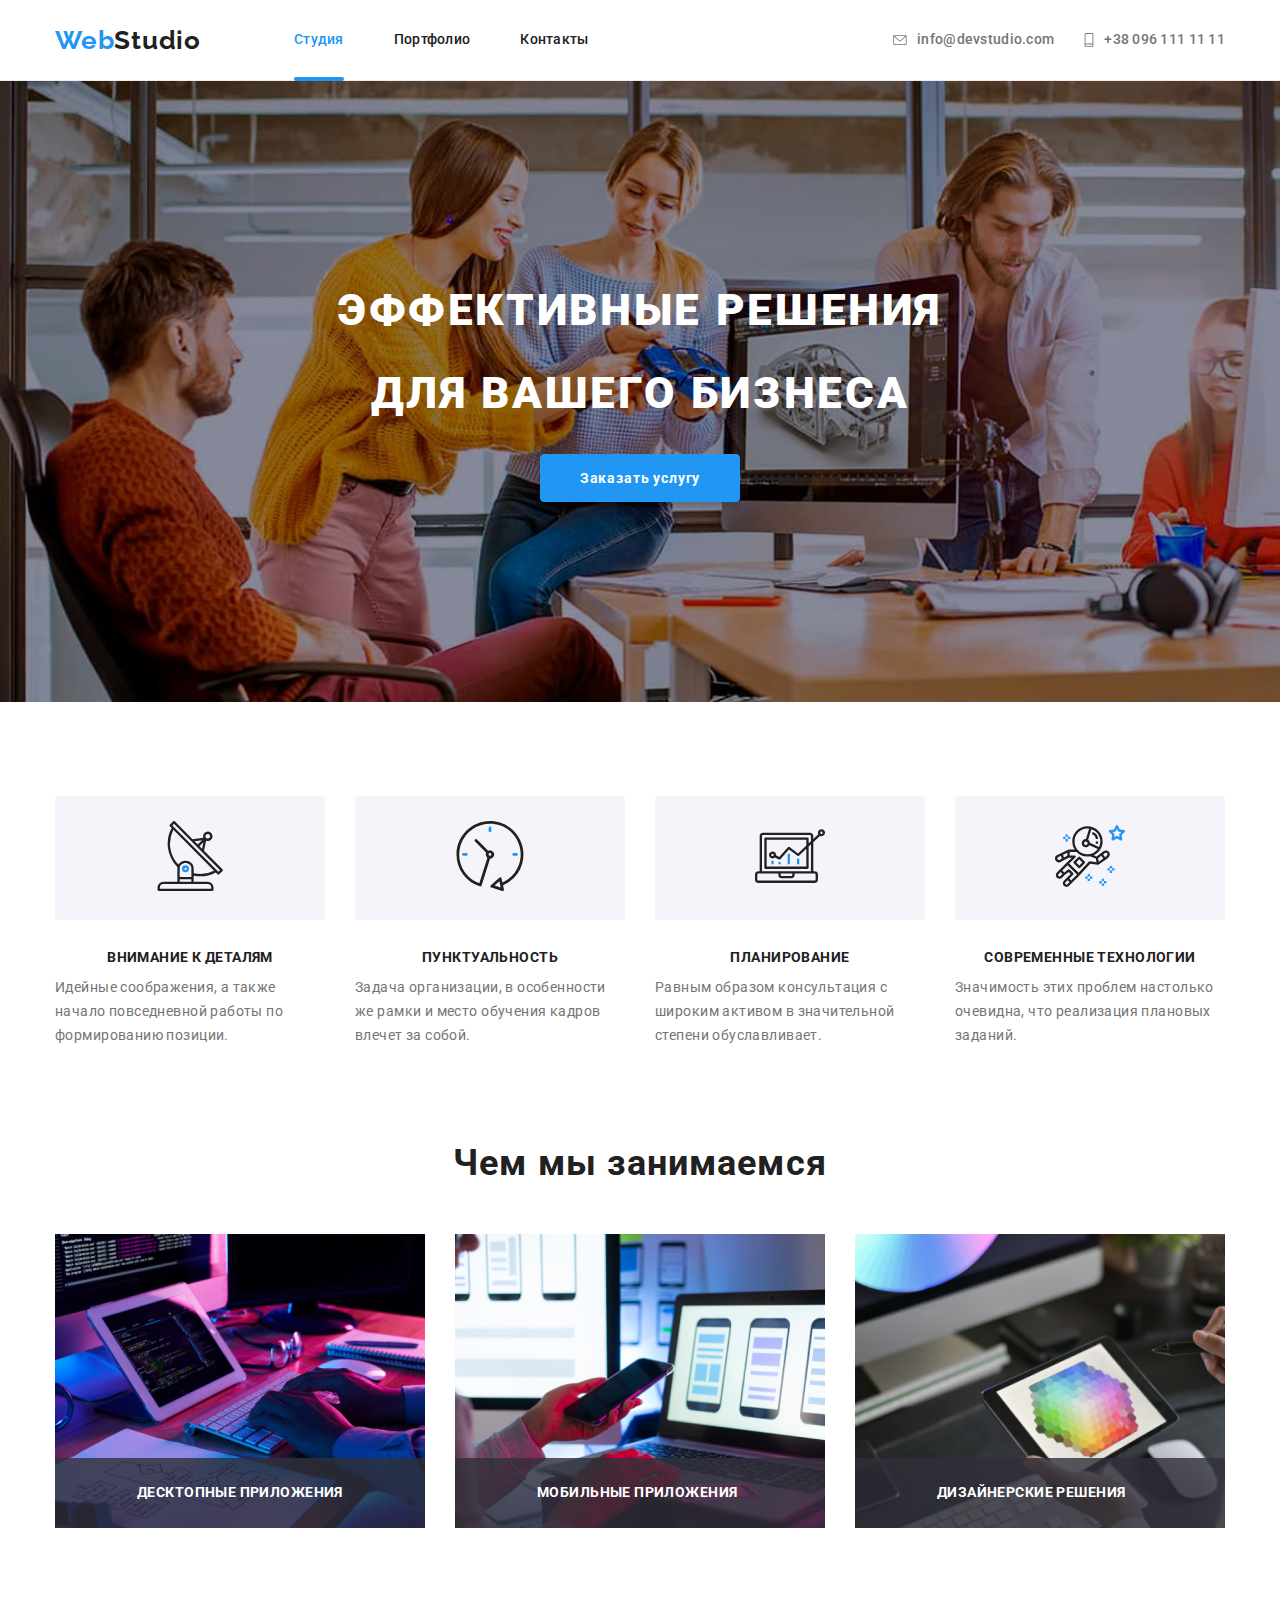
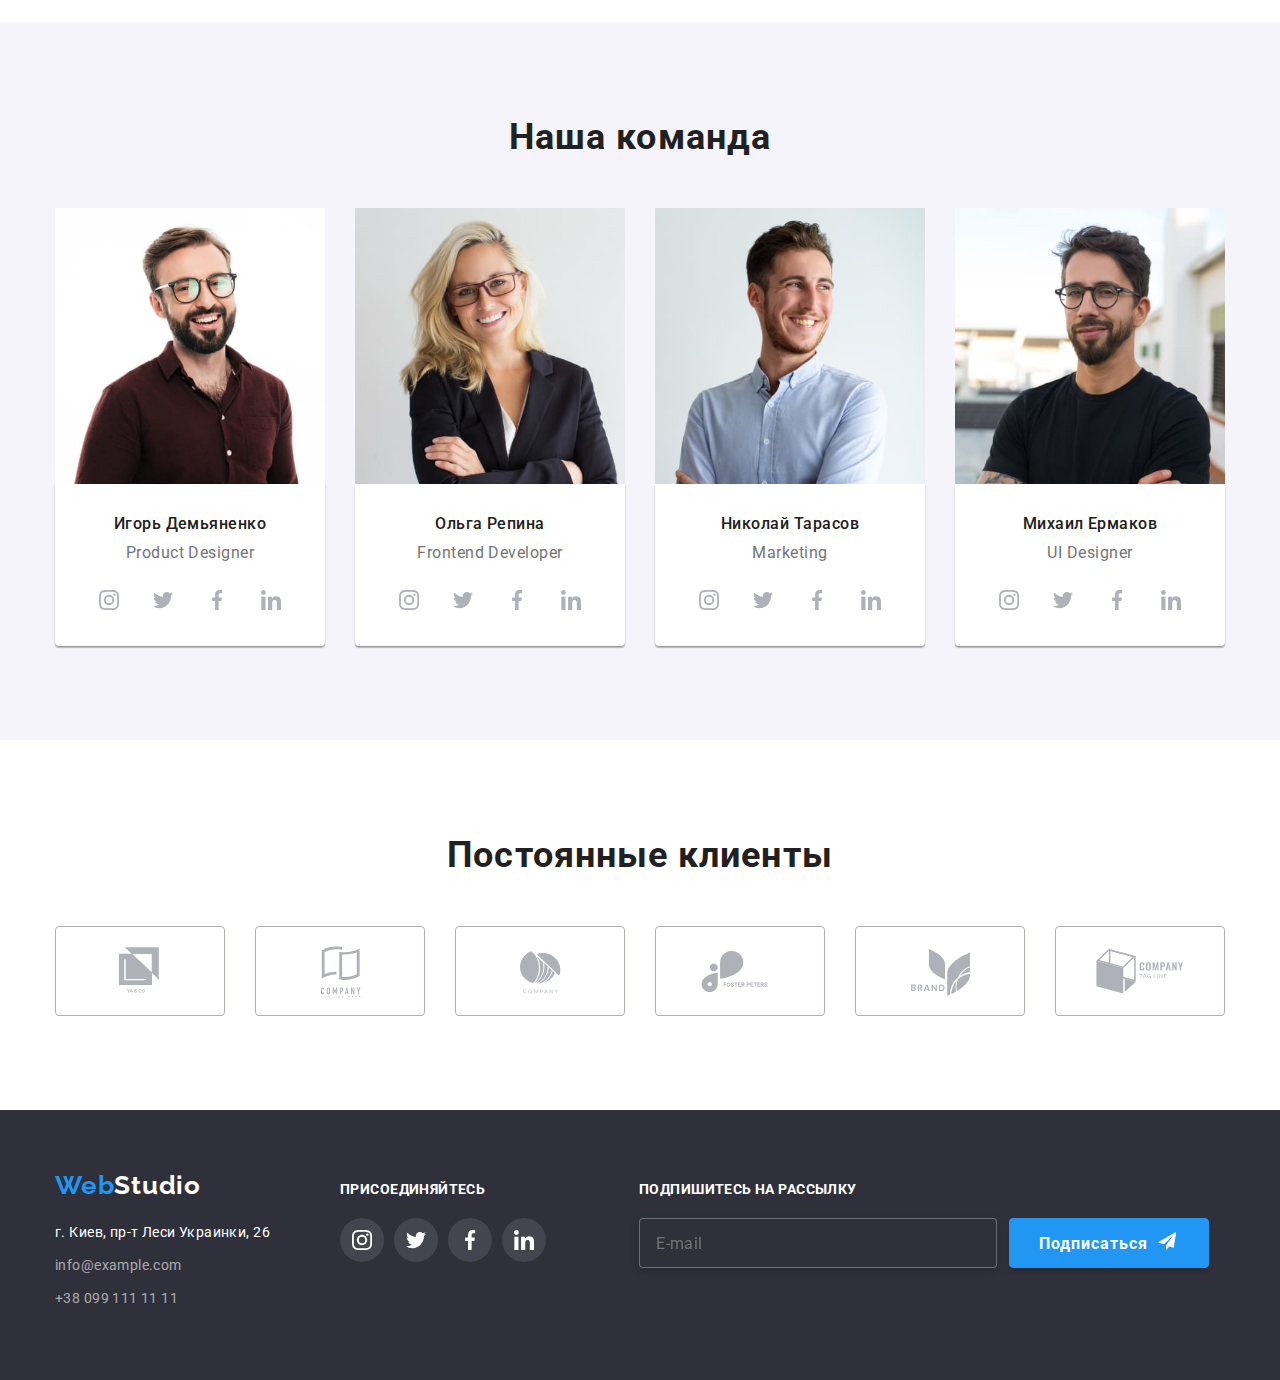
<file: index.html>
<!DOCTYPE html>
<html lang="ru">

<head>
  <meta charset="UTF-8" />
  <meta name="viewport" content="width=device-width, initial-scale=1.0" />
  <meta name="description" content="Веб студия, десктопные приложения, мобильные приложения, дизайнерские решения веб-сайты, маркетинг " />
  <title>Document</title>
  <link href="https://fonts.googleapis.com/css2?family=Raleway:wght@700&family=Roboto:wght@400;500;700;900&display=swap" rel="stylesheet">
  <link rel="stylesheet" href="./css/main.min.css">
</head>

<body>
  <!--header-->
  <header class="header">
    <!-- main-navigation-->
    <div class="container">
      <nav class="main-nav">
        <a class="logo" lang="en" href="./index.html"><span class="logo__accent">Web</span>Studio</a>
        <button type="button" class="menu-button menu-button--open" aria-expanded="false" aria-controls="header-menu" data-menu-button-open>
          <svg width="20" height="20" aria-label="Переключатель мобильного меню">
            <use class="icon-menu" href="./images/sprite/sprite.svg#menu"></use>
          </svg>
        </button>
        <div class="header-menu" id="header-menu" data-menu>
          <button type="button" class="menu-button menu-button--close" aria-expanded="false" aria-controls="header-menu" data-menu-button-close>
            <svg width="20" height="20" aria-label="Переключатель мобильного меню">
              <use class="icon-cross" href="./images/sprite/sprite.svg#cross"></use>
            </svg>
          </button>
          <ul class="site-nav">
            <li class="site-nav__item"><a class="site-nav__link site-nav__link--current" href="#">Студия</a></li>
            <li class="site-nav__item"><a class="site-nav__link" href="./portfolio.html">Портфолио</a></li>
            <li class="site-nav__item js-item--contact"><a class="site-nav__link js-link--contact" href="#contact">Контакты</a></li>
          </ul>
          <ul class="header-info">
            <li class="header-info__item header-info__item--mail"><a class="header-info__link header-info__link--envelope" href="mailto:info@devstudio.com">
                <svg class="header-info__envelope" aria-label="Ссылка на электронную почту">
                  <use href="./images/sprite/sprite.svg#envelope"></use>
                </svg>info@devstudio.com</a></li>
            <li class="header-info__item header-info__item--phone"><a class="header-info__link header-info__link--phone" href="tel:+380961111111">
                <svg class="header-info__phone" aria-label="Ссылка на телефон">
                  <use href="./images/sprite/sprite.svg#phone"></use>
                </svg>+38 096 111 11 11</a></li>
          </ul>
          <ul class="header-social">
            <li class="header-social__items"><a href="https://www.instagram.com" class="header-social__link">Instagram</a></li>
            <li class="header-social__items"><a href="https://twitter.com" class="header-social__link">Twitter</a></li>
            <li class="header-social__items"><a href="https://www.facebook.com" class="header-social__link">Facebook</a>
            </li>
            <li class="header-social__items"><a href="https://www.linkedin.com" class="header-social__link">LinkedIn</a>
            </li>
          </ul>
        </div>
      </nav>
    </div>
  </header>
  <main>
    <!-- offer-->
    <section class="offer">
      <h1 class="offer__title">
        <span class="offer__title--text">Эффективные решения</span>
        для вашего бизнеса
      </h1>
      <button class="button" data-modal-open type="button" aria-label="Открыть форму заказа">
        Заказать услугу
      </button>
      <div class="backdrop backdrop--hidden" data-modal>
        <div class="modal">
          <button class="modal-button" type="button" data-modal-close>
            <svg class="modal-button__icon" aria-label="Закрыть форму заказа">
              <use href="./images/sprite/sprite.svg#Close"></use>
            </svg>
          </button>
          <form class="form js-speaker-form" name="persone data" autocomplete="off">
            <b class="form-appeal">Оставьте свои данные, мы вам перезвоним</b>
            <label class="form-field">
              <input class="form-field__input js-input__name" type="text" name="name" placeholder=" ">
              <span class="form-field__label form-field__label--name">Имя</span>
              <svg class="form-field__icon form-field__icon--name" aria-label="Поле имя">
                <use href="./images/sprite/sprite.svg#form-name"></use>
              </svg>
            </label>
            <label class="form-field">
              <input class="form-field__input js-input__tel" type="tel" name="tel" placeholder=" ">
              <span class="form-field__label form-field__label--tel">Телефон</span>
              <svg class="form-field__icon form-field__icon--tel" aria-label="Поле телефон">
                <use href="./images/sprite/sprite.svg#form-phone"></use>
              </svg>
            </label>
            <label class="form-field">
              <input class="form-field__input js-input__mail" type="email" name="mail" placeholder=" ">
              <span class="form-field__label form-field__label--mail">Почта</span>
              <svg class="form-field__icon form-field__icon--mail" aria-label="Поле электронная почта">
                <use href="./images/sprite/sprite.svg#form-mail"></use>
              </svg>
            </label>
            <p class="form-textarea">
              <label for="comment" class="form-textarea__label">Комментарий</label>
              <textarea class="form-textarea__textarea" name="comment" id="comment" placeholder="Оставьте свой комментарий"></textarea>
            </p>
            <label class="form-checkbox">
              <input class="form-checkbox__input js-policy" type="checkbox" name="policy">
              <span class="form-checkbox__icon"></span>
              <span class="form-checkbox__label">Соглашаюсь с рассылкой и принимаю</span>
              <a class="form-checkbox__link" href="#">Условия договора</a>
            </label>
            <button class="button  button--disabled js-submit" type="submit" disabled value="submit" aria-label="Отправить форму">Отправить</button>
          </form>
        </div>
      </div>
    </section>
    <!--features-->
    <section class="feature">
      <div class="container">
        <h2 class="visually-hidden">Преимущества</h2>
        <ul class="feature-list">
          <li class="feature-list__item">
            <div class="feature-icon">
              <svg class="feature-icon__antenna icon">
                <use href="./images/sprite/sprite.svg#antenna"></use>
              </svg>
            </div>
            <h3 class="feature-list__title">Внимание к деталям</h3>
            <p class="feature-list__text">
              Идейные соображения, а также начало повседневной работы по
              формированию позиции.
            </p>
          </li>
          <li class="feature-list__item">
            <div class="feature-icon">
              <svg class="feature-icon__clock icon">
                <use href="./images/sprite/sprite.svg#clock"></use>
              </svg>
            </div>
            <h3 class="feature-list__title">Пунктуальность</h3>
            <p class="feature-list__text">
              Задача организации, в особенности же рамки и место обучения кадров
              влечет за собой.
            </p>
          </li>
          <li class="feature-list__item">
            <div class="feature-icon">
              <svg class="feature-icon__diagram icon">
                <use href="./images/sprite/sprite.svg#diagram"></use>
              </svg>
            </div>
            <h3 class="feature-list__title">Планирование</h3>
            <p class="feature-list__text">
              Равным образом консультация с широким активом в значительной
              степени обуславливает.
            </p>
          </li>
          <li class="feature-list__item">
            <div class="feature-icon">
              <svg class="feature-icon__astronaut icon">
                <use href="./images/sprite/sprite.svg#astronaut"></use>
              </svg>
            </div>
            <h3 class="feature-list__title">Современные технологии</h3>
            <p class="feature-list__text">
              Значимость этих проблем настолько очевидна, что реализация
              плановых заданий.
            </p>
          </li>
        </ul>
      </div>
    </section>
    <!--work examples-->
    <section class="work">
      <div class="container">
        <h2 class="section-title">Чем мы занимаемся</h2>
        <ul class="work-list">
          <li class="work-list__item">
            <img src="./images/working/web-sites.png" alt="веб-сайты" width="370" height="294" />
            <div class="work-list__overlay">
              <h3 class="work-list__subtitle">Десктопные приложения</h3>
            </div>
          </li>
          <li class="work-list__item">
            <img src="./images/working/app.png" alt="приложения" width="370" height="294" />
            <div class="work-list__overlay">
              <h3 class="work-list__subtitle">Мобильные приложения</h3>
            </div>
          </li>
          <li class="work-list__item">
            <img src="./images/working/design.png" alt="дизайн" width="370" height="294" />
            <div class="work-list__overlay">
              <h3 class="work-list__subtitle">Дизайнерские решения</h3>
            </div>
          </li>
        </ul>
      </div>
    </section>
    <!--our team-->
    <section class="team">
      <div class="team-section container">
        <h2 class="team-title section-title">Наша команда</h2>
        <ul class="team-list">
          <li class="team-list__item">
            <img class="team-list__images" srcset="
            ./images/teams/Igor-Demyanenko-450.jpg 450w,
            ./images/teams/Igor-Demyanenko-708.jpg 708w, 
            ./images/teams/Igor-Demyanenko-900.jpg 900w" src="./images/teams/Igor-Demyanenko-450.jpg" alt="Игорь Демьяненко" sizes="(min-width: 1200px) 25vw, (min-width: 768px) 50vw, 100vw" />
            <div class="team-content">
              <h3 class="team-content__title">Игорь Демьяненко</h3>
              <p class="team-content__text">Product Designer</p>
              <ul class="team-social">
                <li class="team-social__item">
                  <a href="https://www.instagram.com" class="team-social__link">
                    <svg class="team-social__icon" aria-label="Ссылка на instagram">
                      <use href="./images/sprite/sprite.svg#instagram"></use>
                    </svg>
                  </a>
                </li>
                <li class="team-social__item">
                  <a href="https://twitter.com" class="team-social__link">
                    <svg class="team-social__icon" aria-label="Ссылка на twitter">
                      <use href="./images/sprite/sprite.svg#twitter"></use>
                    </svg>
                  </a>
                </li>
                <li class="team-social__item">
                  <a href="https://www.facebook.com" class="team-social__link">
                    <svg class="team-social__icon" aria-label="Ссылка на facebook">
                      <use href="./images/sprite/sprite.svg#facebook"></use>
                    </svg>
                  </a>
                </li>
                <li class="team-social__item">
                  <a href="https://www.linkedin.com" class="team-social__link icon-linkedin">
                    <svg class="team-social__icon" aria-label="Ссылка на linkedin">
                      <use href="./images/sprite/sprite.svg#linkedin"></use>
                    </svg>
                  </a>
                </li>
              </ul>
            </div>
          </li>
          <li class="team-list__item">
            <img class="team-list__images" srcset="
            ./images/teams/Olga-Repina-450.jpg 450w,
            ./images/teams/Olga-Repina-708.jpg 708w, 
            ./images/teams/Olga-Repina-900.jpg 900w" src="./images/teams/Olga-Repina-450.jpg" alt="Ольга Репина" sizes="(min-width: 1200px) 25vw, (min-width: 768px) 50vw, 100vw" />
            <div class="team-content">
              <h3 class="team-content__title">Ольга Репина</h3>
              <p class="team-content__text">Frontend Developer</p>
              <ul class="team-social">
                <li class="team-social__item">
                  <a href="https://www.instagram.com" class="team-social__link">
                    <svg class="team-social__icon" aria-label="Ссылка на instagram">
                      <use href="./images/sprite/sprite.svg#instagram"></use>
                    </svg>
                  </a>
                </li>
                <li class="team-social__item">
                  <a href="https://twitter.com" class="team-social__link">
                    <svg class="team-social__icon" aria-label="Ссылка на twitter">
                      <use href="./images/sprite/sprite.svg#twitter"></use>
                    </svg>
                  </a>
                </li>
                <li class="team-social__item">
                  <a href="https://www.facebook.com" class="team-social__link">
                    <svg class="team-social__icon" aria-label="Ссылка на facebook">
                      <use href="./images/sprite/sprite.svg#facebook"></use>
                    </svg>
                  </a>
                </li>
                <li class="team-social__item">
                  <a href="https://www.linkedin.com" class="team-social__link icon-linkedin">
                    <svg class="team-social__icon" aria-label="Ссылка на linkedin">
                      <use href="./images/sprite/sprite.svg#linkedin"></use>
                    </svg>
                  </a>
                </li>
              </ul>
            </div>
          </li>
          <li class="team-list__item">
            <img class="team-list__images" srcset="
            ./images/teams/Nikolay-Tarasov-450.jpg 450w,
            ./images/teams/Nikolay-Tarasov-708.jpg 708w, 
            ./images/teams/Nikolay-Tarasov-900.jpg 900w" src="./images/teams/Nikolay-Tarasov-450.jpg" alt="Николай Тарасов" sizes="(min-width: 1200px) 25vw, (min-width: 768px) 50vw, 100vw" />
            <div class="team-content">
              <h3 class="team-content__title">Николай Тарасов</h3>
              <p class="team-content__text">Marketing</p>
              <ul class="team-social">
                <li class="team-social__item">
                  <a href="https://www.instagram.com" class="team-social__link">
                    <svg class="team-social__icon" aria-label="Ссылка на instagram">
                      <use href="./images/sprite/sprite.svg#instagram"></use>
                    </svg>
                  </a>
                </li>
                <li class="team-social__item">
                  <a href="https://twitter.com" class="team-social__link">
                    <svg class="team-social__icon" aria-label="Ссылка на twitter">
                      <use href="./images/sprite/sprite.svg#twitter"></use>
                    </svg>
                  </a>
                </li>
                <li class="team-social__item">
                  <a href="https://www.facebook.com" class="team-social__link">
                    <svg class="team-social__icon" aria-label="Ссылка на facebook">
                      <use href="./images/sprite/sprite.svg#facebook"></use>
                    </svg>
                  </a>
                </li>
                <li>
                  <a href="https://www.linkedin.com" class="team-social__link icon-linkedin">
                    <svg class="team-social__icon" aria-label="Ссылка на linkedin">
                      <use href="./images/sprite/sprite.svg#linkedin"></use>
                    </svg>
                  </a>
                </li>
              </ul>
            </div>
          </li>
          <li class="team-list__item">
            <img class="team-list__images" srcset="
            ./images/teams/Michail-Ermakov-450.jpg 450w,
            ./images/teams/Michail-Ermakov-708.jpg 708w, 
            ./images/teams/Michail-Ermakov-900.jpg 900w" src="./images/teams/Michail-Ermakov-450.jpg" alt="Михаил Ермаков" sizes="(min-width: 1200px) 25vw, (min-width: 768px) 50vw, 100vw" />
            <div class="team-content">
              <h3 class="team-content__title">Михаил Ермаков</h3>
              <p class="team-content__text">UI Designer</p>
              <ul class="team-social">
                <li class="team-social__item">
                  <a href="https://www.instagram.com" class="team-social__link">
                    <svg class="team-social__icon" aria-label="Ссылка на instagram">
                      <use href="./images/sprite/sprite.svg#instagram"></use>
                    </svg>
                  </a>
                </li>
                <li class="team-social__item">
                  <a href="https://twitter.com" class="team-social__link">
                    <svg class="team-social__icon" aria-label="Ссылка на twitter">
                      <use href="./images/sprite/sprite.svg#twitter"></use>
                    </svg>
                  </a>
                </li>
                <li class="team-social__item">
                  <a href="https://www.facebook.com" class="team-social__link">
                    <svg class="team-social__icon" aria-label="Ссылка на facebook">
                      <use href="./images/sprite/sprite.svg#facebook"></use>
                    </svg>
                  </a>
                </li>
                <li class="team-social__item">
                  <a href="https://www.linkedin.com" class="team-social__link icon-linkedin">
                    <svg class="team-social__icon" aria-label="Ссылка на linkedin">
                      <use href="./images/sprite/sprite.svg#linkedin"></use>
                    </svg>
                  </a>
                </li>
              </ul>
            </div>
          </li>
        </ul>
      </div>
    </section>
    <!--our customers-->
    <section class="customers">
      <div class="container">
        <h2 class="customers-title section-title">Постоянные клиенты</h2>
        <ul class="customers-list">
          <li class="customer-list__item">
            <a class="customer-list__link logo-yaco" href="#">
              <svg class="customer-list__logo" width="44" height="49" aria-label="Ссылка на yaco">
                <use href="./images/sprite/sprite.svg#yaco"></use>
              </svg>
            </a>
          </li>
          <li class="customer-list__item">
            <a class="customer-list__link logo-tagcompany" href="#">
              <svg class="customer-list__logo" width="40" height="52" aria-label="Ссылка на tagcompany">
                <use href="./images/sprite/sprite.svg#tagline-company"></use>
              </svg>
            </a>
          </li>
          <li class="customer-list__item">
            <a class="customer-list__link logo-company" href="#">
              <svg class="customer-list__logo" width="41" height="43" aria-label="Ссылка на company">
                <use href="./images/sprite/sprite.svg#company"></use>
              </svg>
            </a>
          </li>
          <li class="customer-list__item">
            <a class="customer-list__link logo-foster" href="#">
              <svg class="customer-list__logo" width="80" height="42" aria-label="Ссылка на foster">
                <use href="./images/sprite/sprite.svg#foster"></use>
              </svg>
            </a>
          </li>
          <li class="customer-list__item">
            <a class="customer-list__link logo-brand" href="#">
              <svg class="customer-list__logo" width="59" height="47" aria-label="Ссылка на brand">
                <use href="./images/sprite/sprite.svg#brand"></use>
              </svg>
            </a>
          </li>
          <li class="customer-list__item">
            <a class="customer-list__link logo-companytag" href="#">
              <svg class="customer-list__logo" width="88" height="45" aria-label="Ссылка на companytag">
                <use href="./images/sprite/sprite.svg#company-tagline"></use>
              </svg>
            </a>
          </li>
        </ul>
      </div>
    </section>
  </main>
  <!--footer-->
  <footer class="footer">
    <div class="footer-container container">
      <div class="footer-desc">
        <div class="footer-info">
          <a class="footer-logo" lang="en" href="./index.html"><span class="logo__accent">Web</span>Studio</a>
          <address class="footer-address" id="contact">
            <p class="footer-address__address">г. Киев, пр-т Леси Украинки, 26</p>
            <a class="footer-address__link" href="mailto:info@devstudio.com">info@example.com</a>
            <a class="footer-address__link" href="tel:+380961111111">+38 099 111 11 11</a>
          </address>
        </div>
        <div class="footer-appeal">
          <b class="footer-appeal__appeal">присоединяйтесь</b>
          <ul class="footer-social">
            <li class="footer-social__item">
              <a href="https://www.instagram.com" class="footer-social__link">
                <svg class="footer-social__icon" aria-label="Ссылка на instagram">
                  <use href="./images/sprite/sprite.svg#instagram"></use>
                </svg>
              </a>
            </li>
            <li class="footer-social__item">
              <a href="https://twitter.com" class="footer-social__link">
                <svg class="footer-social__icon" aria-label="Ссылка на twitter">
                  <use href="./images/sprite/sprite.svg#twitter"></use>
                </svg>
              </a>
            </li>
            <li class="footer-social__item">
              <a href="https://www.facebook.com" class="footer-social__link">
                <svg class="footer-social__icon" aria-label="Ссылка на facebook">
                  <use href="./images/sprite/sprite.svg#facebook"></use>
                </svg>
              </a>
            </li>
            <li class="footer-social__item">
              <a href="https://www.linkedin.com" class="footer-social__link">
                <svg class="footer-social__icon" aria-label="Ссылка на linkedin">
                  <use href="./images/sprite/sprite.svg#linkedin"></use>
                </svg>
              </a>
            </li>
          </ul>
        </div>
      </div>
      <form class="footer-form" name="subscription" autocomplete="off">
        <label class="footer-field">
          <span class="footer-field__label">Подпишитесь на рассылку</span>
          <input class="footer-field__input" type="email" name="mail" placeholder="E-mail" aria-label="Электронная почта">
        </label>
        <button class="button footer-button" type="submit" value="submit">Подписаться
          <svg class="footer-button__icon" aria-label="Отправить электронную почту">
            <use href="./images/sprite/sprite.svg#send"></use>
          </svg>
        </button>
      </form>
    </div>
  </footer>
  <script src="./js/index-page/index.js" type="module"></script>
</body>

</html>
</file>
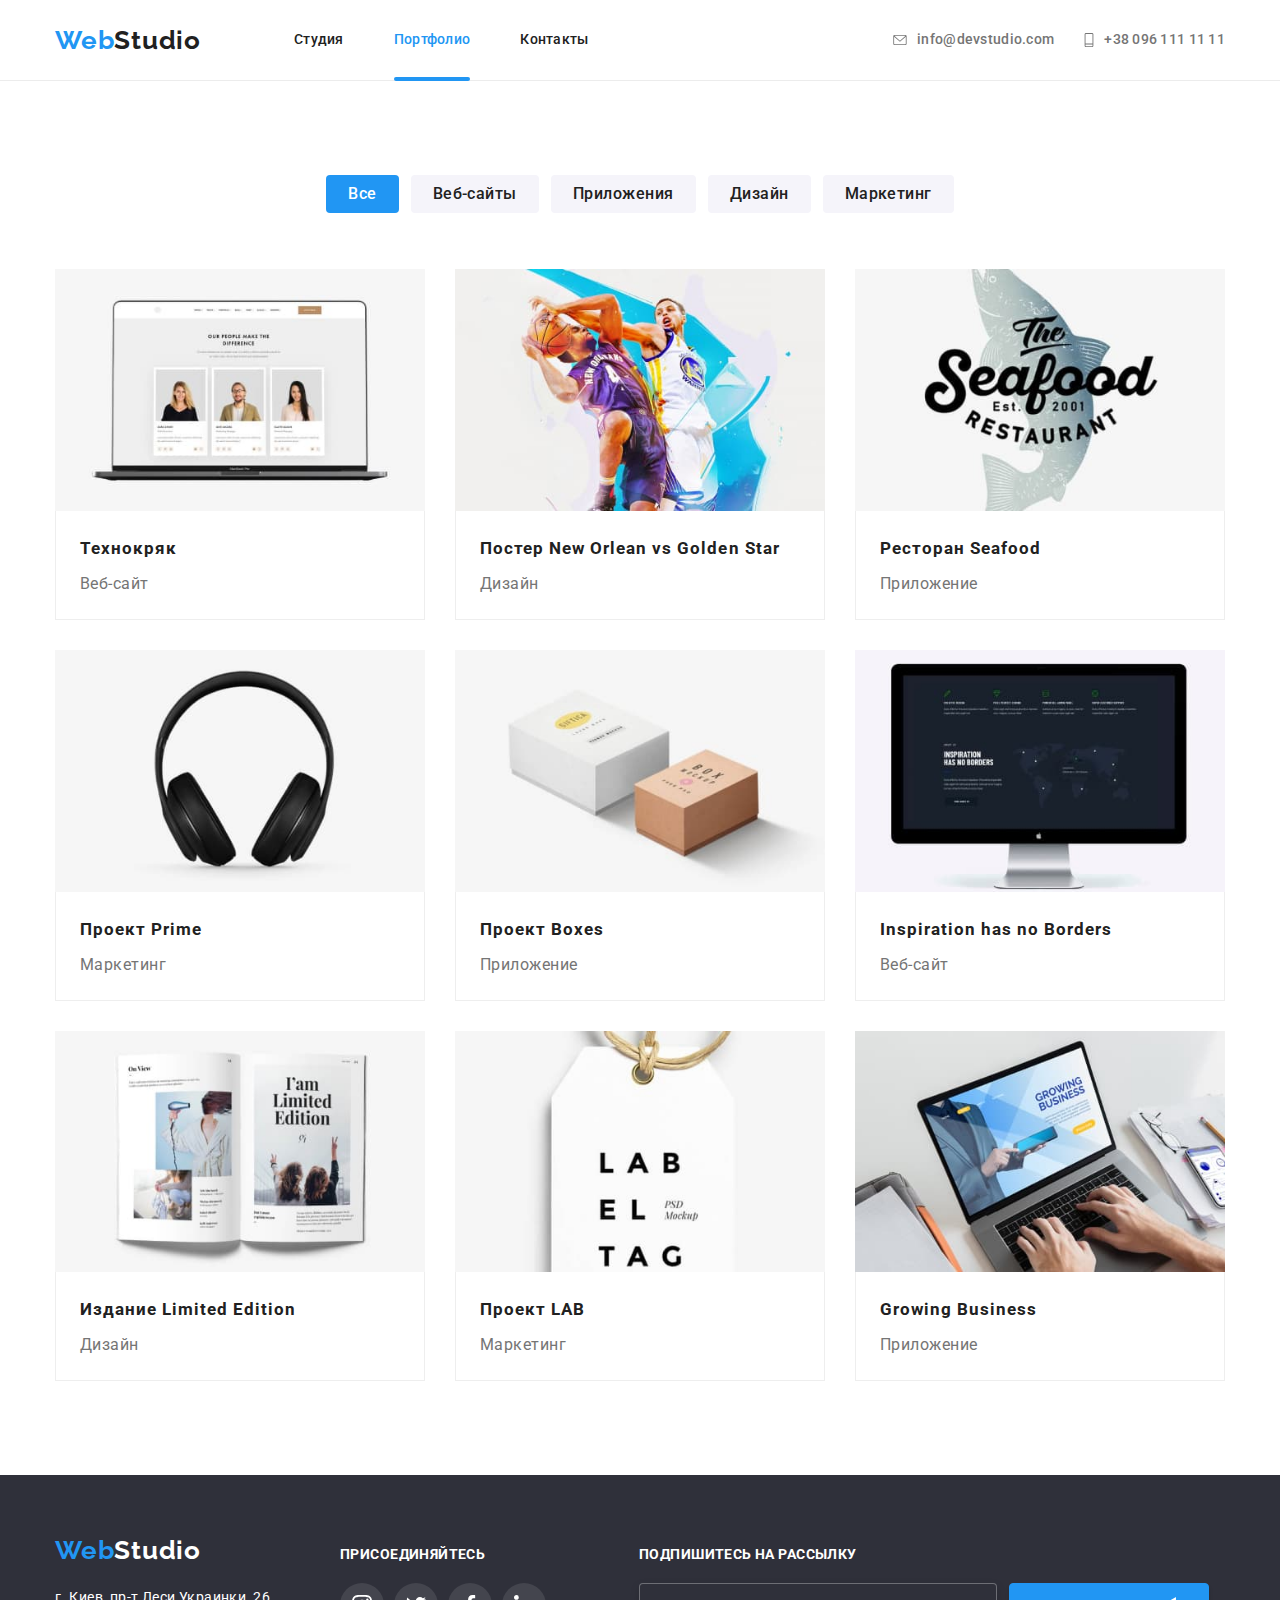
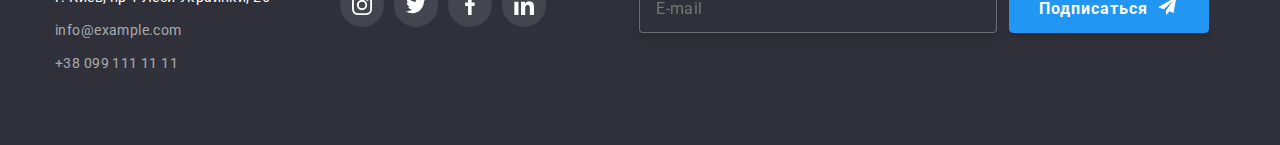
<file: portfolio.html>
<!DOCTYPE html>
<html lang="ru">

<head>
  <meta charset="UTF-8" />
  <meta name="viewport" content="width=device-width, initial-scale=1.0" />
  <meta name="description" content="Веб студия, десктопные приложения, мобильные приложения, дизайнерские решения веб-сайты, маркетинг " />
  <title>Document</title>
  <link href="https://fonts.googleapis.com/css2?family=Raleway:wght@700&family=Roboto:wght@400;500;700;900&display=swap" rel="stylesheet">
  <link rel="stylesheet" href="./css/main.min.css">
</head>

<body>
  <!--header-->
  <header class="header">
    <!-- main-navigation-->
    <div class="container">
      <nav class="main-nav">
        <a class="logo" lang="en" href="./index.html"><span class="logo__accent">Web</span>Studio</a>
        <button type="button" class="menu-button menu-button--open" aria-expanded="false" aria-controls="header-menu" data-menu-button-open>
          <svg width="20" height="20" aria-label="Переключатель мобильного меню">
            <use class="icon-menu" href="./images/sprite/sprite.svg#menu"></use>
          </svg>
        </button>
        <div class="header-menu" id="header-menu" data-menu>
          <button type="button" class="menu-button menu-button--close" aria-expanded="false" aria-controls="header-menu" data-menu-button-close>
            <svg width="20" height="20" aria-label="Переключатель мобильного меню">
              <use class="icon-cross" href="./images/sprite/sprite.svg#cross"></use>
            </svg>
          </button>
          <ul class="site-nav">
            <li class="site-nav__item"><a class="site-nav__link" href="./index.html">Студия</a></li>
            <li class="site-nav__item"><a class="site-nav__link site-nav__link--current" href="#">Портфолио</a></li>
            <li class="site-nav__item js-item--contact"><a class="site-nav__link js-link--contact" href="#contact">Контакты</a></li>
          </ul>
          <ul class="header-info">
            <li class="header-info__item header-info__item--mail"><a class="header-info__link header-info__link--envelope" href="mailto:info@devstudio.com">
                <svg class="header-info__envelope" aria-label="Ссылка на электронную почту">
                  <use href="./images/sprite/sprite.svg#envelope"></use>
                </svg>info@devstudio.com</a></li>
            <li class="header-info__item header-info__item--phone"><a class="header-info__link header-info__link--phone" href="tel:+380961111111">
                <svg class="header-info__phone" aria-label="Ссылка на телефон">
                  <use href="./images/sprite/sprite.svg#phone"></use>
                </svg>+38 096 111 11 11</a></li>
          </ul>
          <ul class="header-social">
            <li class="header-social__items"><a href="https://www.instagram.com" class="header-social__link">Instagram</a></li>
            <li class="header-social__items"><a href="https://twitter.com" class="header-social__link">Twitter</a></li>
            <li class="header-social__items"><a href="https://www.facebook.com" class="header-social__link">Facebook</a>
            </li>
            <li class="header-social__items"><a href="https://www.linkedin.com" class="header-social__link">LinkedIn</a>
            </li>
          </ul>
        </div>
      </nav>
    </div>
  </header>
  <!--portfolio-->
  <main>
    <section class="portfolio">
      <div class="portfolio-section container" id="tabs-1">
        <h1 class="visually-hidden">portfolio</h1>
        <div class="portfolio-button" data-controls>
          <button class="portfolio-button__button" data-selection="all" type="button" aria-label="Кнопка Все">Все</button>
          <button class="portfolio-button__button" data-selection="website" type="button" aria-label="Кнопка Веб-сайты">Веб-сайты</button>
          <button class="portfolio-button__button" data-selection="app" type="button" aria-label="Кнопка Приложения">Приложения</button>
          <button class="portfolio-button__button" data-selection="design" type="button" aria-label="Кнопка Дизайн">Дизайн</button>
          <button class="portfolio-button__button" data-selection="marketing" type="button" aria-label="Кнопка Маркетинг">Маркетинг</button>
        </div>
        <ul class="portfolio-list" data-panes>
          <li class="portfolio-list__card all website">
            <a class="portfolio-list__link" href="#">
              <div class="portfolio-thumb">
                <img class="portfolio-list__card-image" srcset="
                ./images/portfolio/technocryk-354.jpg 354w,
                ./images/portfolio/technocryk-370.jpg 370w,
                ./images/portfolio/technocryk-450.jpg 450w,
                ./images/portfolio/technocryk-708.jpg 708w, 
                ./images/portfolio/technocryk-900.jpg 900w" src="./images/portfolio/technocryk-354.jpg" alt="Веб-сайт" sizes="(min-width: 1200px) 33vw, (min-width: 768px) 50vw, 100vw" />
                <div class="portfolio-list__overlay">
                  <p class="portfolio-list__text">
                    Сайт, или веб-сайт (от англ. website: web — «паутина, сеть» и site — «место»),
                    также веб-узел, — одна или несколько логически связанных
                    между собой веб-страниц.
                  </p>
                </div>
              </div>
              <div class="portfolio-content">
                <h2 class="portfolio-content__title">Технокряк</h2>
                <p class="portfolio-content__desc">Веб-сайт</p>
              </div>
            </a>
          </li>
          <li class="portfolio-list__card all design">
            <a class="portfolio-list__link" href="#">
              <div class="portfolio-thumb">
                <img class="portfolio-list__card-image" srcset="
                ./images/portfolio/poster-354.jpg 354w,
                ./images/portfolio/poster-370.jpg 370w,
                ./images/portfolio/poster-450.jpg 450w,
                ./images/portfolio/poster-708.jpg 708w, 
                ./images/portfolio/poster-900.jpg 900w" src="./images/portfolio/poster-354.jpg" alt="Дизайн" sizes="(min-width: 1200px) 33vw, (min-width: 768px) 50vw, 100vw" />
                <div class="portfolio-list__overlay">
                  <p class="portfolio-list__text">
                    Веб-дизайн (от англ. web design) — отрасль веб-разработки и разновидность дизайна,
                    в задачи которой входит проектирование пользовательских веб-интерфейсов для сайтов
                    или веб-приложений.
                  </p>
                </div>
              </div>
              <div class="portfolio-content">
                <h2 class="portfolio-content__title">Постер New Orlean vs Golden Star</h2>
                <p class="portfolio-content__desc">Дизайн</p>
              </div>
            </a>
          </li>
          <li class="portfolio-list__card all app">
            <a class="portfolio-list__link" href="#">
              <div class="portfolio-thumb">
                <img class="portfolio-list__card-image" srcset="
                 ./images/portfolio/restaurant-seafood-354.jpg 354w,
                ./images/portfolio/restaurant-seafood-370.jpg 370w,
                ./images/portfolio/restaurant-seafood-450.jpg 450w,
                ./images/portfolio/restaurant-seafood-708.jpg 708w, 
                ./images/portfolio/restaurant-seafood-900.jpg 900w" src="./images/portfolio/restaurant-seafood-354.jpg" alt="Приложение"
                  sizes="(min-width: 1200px) 33vw, (min-width: 768px) 50vw, 100vw" />
                <div class="portfolio-list__overlay">
                  <p class="portfolio-list__text">
                    Веб-приложение — клиент-серверное приложение,
                    в котором клиент взаимодействует с веб-сервером
                    при помощи браузера. Логика веб-приложения распределена
                    между сервером и клиентом, хранение данных осуществляется,
                    преимущественно, на сервере, обмен информацией происходит по сети.
                  </p>
                </div>
              </div>
              <div class="portfolio-content">
                <h2 class="portfolio-content__title">Ресторан Seafood</h2>
                <p class="portfolio-content__desc">Приложение</p>
              </div>
            </a>
          </li>
          <li class="portfolio-list__card all marketing">
            <a class="portfolio-list__link" href="#">
              <div class="portfolio-thumb">
                <img class="portfolio-list__card-image" srcset="
                 ./images/portfolio/project-prime-354.jpg 354w,
                ./images/portfolio/project-prime-370.jpg 370w,
                ./images/portfolio/project-prime-450.jpg 450w,
                ./images/portfolio/project-prime-708.jpg 708w, 
                ./images/portfolio/project-prime-900.jpg 900w" src="./images/portfolio/project-prime-354.jpg" alt="Маркетинг" sizes="(min-width: 1200px) 33vw, (min-width: 768px) 50vw, 100vw" />
                <div class="portfolio-list__overlay">
                  <p class="portfolio-list__text">
                    Ма́рке́тинг(от англ. marketing «рыночная деятельность») — организационная функция
                    и совокупность процессов создания, продвижения и предоставления продукта
                    или услуги покупателям и управление взаимоотношениями с ними с выгодой для организации.
                  </p>
                </div>
              </div>
              <div class="portfolio-content">
                <h2 class="portfolio-content__title">Проект Prime</h2>
                <p class="portfolio-content__desc">Маркетинг</p>
              </div>
            </a>
          </li>
          <li class="portfolio-list__card all app">
            <a class="portfolio-list__link" href="#">
              <div class="portfolio-thumb">
                <img class="portfolio-list__card-image" srcset="
                 ./images/portfolio/project-boxes-354.jpg 354w,
                ./images/portfolio/project-boxes-370.jpg 370w,
                ./images/portfolio/project-boxes-450.jpg 450w,
                ./images/portfolio/project-boxes-708.jpg 708w, 
                ./images/portfolio/project-boxes-900.jpg 900w" src="./images/portfolio/project-boxes-354.jpg" alt="Приложение" sizes="(min-width: 1200px) 33vw, (min-width: 768px) 50vw, 100vw" />
                <div class="portfolio-list__overlay">
                  <p class="portfolio-list__text">
                    Одним из преимуществ такого подхода является тот факт,
                    что клиенты не зависят от конкретной операционной системы
                    пользователя, поэтому веб-приложения являются межплатформенными службами.
                    Веб-приложения стали широко использоваться в конце 1990-х — начале 2000-х годов.
                  </p>
                </div>
              </div>
              <div class="portfolio-content">
                <h2 class="portfolio-content__title">Проект Boxes</h2>
                <p class="portfolio-content__desc">Приложение</p>
              </div>
            </a>
          </li>
          <li class="portfolio-list__card all website">
            <a class="portfolio-list__link" href="#">
              <div class="portfolio-thumb">
                <img class="portfolio-list__card-image" srcset="
                ./images/portfolio/inspiration-354.jpg 354w,
                ./images/portfolio/inspiration-370.jpg 370w,
                ./images/portfolio/inspiration-450.jpg 450w,
                ./images/portfolio/inspiration-708.jpg 708w, 
                ./images/portfolio/inspiration-900.jpg 900w" src="./images/portfolio/inspiration-354.jpg" alt="Веб-сайт" sizes="(min-width: 1200px) 33vw, (min-width: 768px) 50vw, 100vw" />
                <div class="portfolio-list__overlay">
                  <p class="portfolio-list__text">
                    Обычно сайт в Интернете представляет собой массив связанных данных,
                    имеющий уникальный адрес и воспринимаемый пользователями как единое целое.
                    Веб-сайты называются так, потому что доступ к ним происходит по протоколу HTTP.
                  </p>
                </div>
              </div>
              <div class="portfolio-content">
                <h2 class="portfolio-content__title">Inspiration has no Borders</h2>
                <p class="portfolio-content__desc">Веб-сайт</p>
              </div>
            </a>
          </li>
          <li class="portfolio-list__card all design">
            <a class="portfolio-list__link" href="#">
              <div class="portfolio-thumb">
                <img class="portfolio-list__card-image" srcset="
                ./images/portfolio/limited-edition-354.jpg 354w,
                ./images/portfolio/limited-edition-370.jpg 370w,
                ./images/portfolio/limited-edition-450.jpg 450w,
                ./images/portfolio/limited-edition-708.jpg 708w, 
                ./images/portfolio/limited-edition-900.jpg 900w" src="./images/portfolio/limited-edition-354.jpg" alt="Дизайн" sizes="(min-width: 1200px) 33vw, (min-width: 768px) 50vw, 100vw" />
                <div class="portfolio-list__overlay">
                  <p class="portfolio-list__text">
                    Веб-дизайн — вид графического дизайна, направленный на разработку
                    и оформление объектов информационной среды Интернета, призванный
                    обеспечить им высокие потребительские свойства и эстетические
                    качества.
                  </p>
                </div>
              </div>
              <div class="portfolio-content">
                <h2 class="portfolio-content__title">Издание Limited Edition</h2>
                <p class="portfolio-content__desc">Дизайн</p>
              </div>
            </a>
          </li>
          <li class="portfolio-list__card all marketing">
            <a class="portfolio-list__link" href="#">
              <div class="portfolio-thumb">
                <img class="portfolio-list__card-image" srcset="
                ./images/portfolio/project-lab-354.jpg 354w,
                ./images/portfolio/project-lab-370.jpg 370w,
                ./images/portfolio/project-lab-450.jpg 450w,
                ./images/portfolio/project-lab-708.jpg 708w, 
                ./images/portfolio/project-lab-900.jpg 900w" src="./images/portfolio/project-lab-354.jpg" alt="Маркетинг" sizes="(min-width: 1200px) 33vw, (min-width: 768px) 50vw, 100vw" />
                <div class="portfolio-list__overlay">
                  <p class="portfolio-list__text">
                    Более кратко, маркетинг — деятельность, направленная на
                    удовлетворение рыночных потребностей с целью извлечения прибыли.
                    В широком смысле предназначение маркетинга состоит в «определении и
                    удовлетворении человеческих и общественных потребностей».
                  </p>
                </div>
              </div>
              <div class="portfolio-content">
                <h2 class="portfolio-content__title">Проект LAB</h2>
                <p class="portfolio-content__desc">Маркетинг</p>
              </div>
            </a>
          </li>
          <li class="portfolio-list__card all app">
            <a class="portfolio-list__link" href="#">
              <div class="portfolio-thumb">
                <img class="portfolio-list__card-image" srcset="
                ./images/portfolio/growing-business-354.jpg 354w,
                ./images/portfolio/growing-business-370.jpg 370w,
                ./images/portfolio/growing-business-450.jpg 450w,
                ./images/portfolio/growing-business-708.jpg 708w, 
                ./images/portfolio/growing-business-900.jpg 900w" src="./images/portfolio/growing-business-354.jpg" alt="Приложение"
                  sizes="(min-width: 1200px) 33vw, (min-width: 768px) 50vw, 100vw" />
                <div class="portfolio-list__overlay">
                  <p class="portfolio-list__text">
                    Используются подходы к архитектурному проектированию веб - приложений.
                    Веб-приложение состоит из клиентской и серверной частей, тем самым реализуя
                    технологию «клиент-сервер». Клиентская часть реализует пользовательский интерфейс,
                    формирует запросы к серверу и обрабатывает ответы от него. Серверная часть получает
                    запрос от клиента, выполняет вычисления, после этого формирует веб-страницу и отправляет
                    её клиенту по сети с использованием протокола HTTP.
                  </p>
                </div>
              </div>
              <div class="portfolio-content">
                <h2 class="portfolio-content__title">Growing Business</h2>
                <p class="portfolio-content__desc">Приложение</p>
              </div>
            </a>
          </li>
        </ul>
      </div>
    </section>
  </main>
  <!--footer-->
  <footer class="footer">
    <div class="footer-container container">
      <div class="footer-desc">
        <div class="footer-info">
          <a class="footer-logo" lang="en" href="./index.html"><span class="logo__accent">Web</span>Studio</a>
          <address class="footer-address" id="contact">
            <p class="footer-address__address">г. Киев, пр-т Леси Украинки, 26</p>
            <a class="footer-address__link" href="mailto:info@devstudio.com">info@example.com</a>
            <a class="footer-address__link" href="tel:+380961111111">+38 099 111 11 11</a>
          </address>
        </div>
        <div class="footer-appeal">
          <b class="footer-appeal__appeal">присоединяйтесь</b>
          <ul class="footer-social">
            <li class="footer-social__item">
              <a href="https://www.instagram.com" class="footer-social__link">
                <svg class="footer-social__icon" aria-label="Ссылка на instagram">
                  <use href="./images/sprite/sprite.svg#instagram"></use>
                </svg>
              </a>
            </li>
            <li class="footer-social__item">
              <a href="https://twitter.com" class="footer-social__link">
                <svg class="footer-social__icon" aria-label="Ссылка на twitter">
                  <use href="./images/sprite/sprite.svg#twitter"></use>
                </svg>
              </a>
            </li>
            <li class="footer-social__item">
              <a href="https://www.facebook.com" class="footer-social__link">
                <svg class="footer-social__icon" aria-label="Ссылка на facebook">
                  <use href="./images/sprite/sprite.svg#facebook"></use>
                </svg>
              </a>
            </li>
            <li class="footer-social__item">
              <a href="https://www.linkedin.com" class="footer-social__link">
                <svg class="footer-social__icon" aria-label="Ссылка на linkedin">
                  <use href="./images/sprite/sprite.svg#linkedin"></use>
                </svg>
              </a>
            </li>
          </ul>
        </div>
      </div>
      <form class="footer-form" name="subscription" autocomplete="off">
        <label class="footer-field">
          <span class="footer-field__label">Подпишитесь на рассылку</span>
          <input class="footer-field__input" type="email" name="mail" placeholder="E-mail" aria-label="Электронная почта">
        </label>
        <button class="button footer-button" type="submit" value="submit">Подписаться
          <svg class="footer-button__icon" aria-label="Отправить электронную почту">
            <use href="./images/sprite/sprite.svg#send"></use>
          </svg>
        </button>
      </form>
    </div>
  </footer>
  <script src="./js/portfolio-page/portfolio.js" type="module"></script>
</body>

</html>
</file>
<file: css/main.min.css>
/*! normalize.css v8.0.1 | MIT License | github.com/necolas/normalize.css */html{line-height:1.15;-webkit-text-size-adjust:100%}body{margin:0}main{display:block}h1{font-size:2em;margin:0.67em 0}hr{-webkit-box-sizing:content-box;box-sizing:content-box;height:0;overflow:visible}pre{font-family:monospace, monospace;font-size:1em}a{background-color:transparent}abbr[title]{border-bottom:none;text-decoration:underline;-webkit-text-decoration:underline dotted;text-decoration:underline dotted}b,strong{font-weight:bolder}code,kbd,samp{font-family:monospace, monospace;font-size:1em}small{font-size:80%}sub,sup{font-size:75%;line-height:0;position:relative;vertical-align:baseline}sub{bottom:-0.25em}sup{top:-0.5em}img{border-style:none}button,input,optgroup,select,textarea{font-family:inherit;font-size:100%;line-height:1.15;margin:0}button,input{overflow:visible}button,select{text-transform:none}button,[type='button'],[type='reset'],[type='submit']{-webkit-appearance:button}button::-moz-focus-inner,[type='button']::-moz-focus-inner,[type='reset']::-moz-focus-inner,[type='submit']::-moz-focus-inner{border-style:none;padding:0}button:-moz-focusring,[type='button']:-moz-focusring,[type='reset']:-moz-focusring,[type='submit']:-moz-focusring{outline:1px dotted ButtonText}fieldset{padding:0.35em 0.75em 0.625em}legend{-webkit-box-sizing:border-box;box-sizing:border-box;color:inherit;display:table;max-width:100%;padding:0;white-space:normal}progress{vertical-align:baseline}textarea{overflow:auto}[type='checkbox'],[type='radio']{-webkit-box-sizing:border-box;box-sizing:border-box;padding:0}[type='number']::-webkit-inner-spin-button,[type='number']::-webkit-outer-spin-button{height:auto}[type='search']{-webkit-appearance:textfield;outline-offset:-2px}[type='search']::-webkit-search-decoration{-webkit-appearance:none}::-webkit-file-upload-button{-webkit-appearance:button;font:inherit}details{display:block}summary{display:list-item}template{display:none}[hidden]{display:none}.visually-hidden:not(:focus):not(:active),input[type='checkbox'].visually-hidden,input[type='radio'].visually-hidden{position:absolute;width:1px;height:1px;margin:-1px;border:0;padding:0;white-space:nowrap;-webkit-clip-path:inset(100%);clip-path:inset(100%);clip:rect(0 0 0 0);overflow:hidden}html{-webkit-box-sizing:border-box;box-sizing:border-box}*,*::before,*::after{margin:0;padding:0;-webkit-box-sizing:inherit;box-sizing:inherit}a{text-decoration:none}ul{list-style:none}img{display:block;max-width:100%;height:auto}h1,h2,h3,h4,h5,h6{margin:0}.section-title{margin-top:0;margin-bottom:50px;color:#212121;font-weight:700;font-size:36px;line-height:1.17;text-align:center;letter-spacing:0.03em}.footer-logo{font-family:Raleway, sans-serif;font-weight:700;font-size:26px;line-height:1.19;letter-spacing:0.03em;color:#212121}body{font-family:Roboto,sans-serif;color:#757575}body.modal-open{overflow:hidden}.container{margin:0 auto;padding-left:15px;padding-right:15px;width:280px}@media screen and (min-width: 480px){.container{margin:0 auto;padding-left:15px;padding-right:15px;width:480px}}@media screen and (min-width: 768px){.container{margin:0 auto;padding-left:15px;padding-right:15px;width:768px}}@media screen and (min-width: 1200px){.container{margin:0 auto;padding-left:15px;padding-right:15px;width:1200px}}.header{position:relative;border-bottom:1px solid #ececec}.logo{margin-right:88px;font-family:Raleway,sans-serif;color:#212121;font-weight:700;font-size:24px;line-height:1.17;letter-spacing:.03em;text-transform:none}.logo__accent{color:#2196f3}@media screen and (min-width: 1200px){.logo{margin-right:93px;color:#212121;font-weight:700;font-size:26px;line-height:1.19;letter-spacing:.03em;text-transform:none}}.main-nav{display:-webkit-box;display:-ms-flexbox;display:flex;-webkit-box-align:center;-ms-flex-align:center;align-items:center;-webkit-box-pack:justify;-ms-flex-pack:justify;justify-content:space-between;min-height:60px}@media screen and (min-width: 768px){.main-nav{-webkit-box-pack:start;-ms-flex-pack:start;justify-content:flex-start;min-height:auto}}.site-nav{margin-top:40px;margin-bottom:100px}.site-nav .site-nav__item{display:-webkit-box;display:-ms-flexbox;display:flex}@media screen and (min-width: 480px){.site-nav{margin-bottom:120px}}@media screen and (min-width: 768px){.site-nav{display:-webkit-box;display:-ms-flexbox;display:flex;margin-top:0;margin-bottom:0}}.site-nav__item:not(:last-child){margin-bottom:32px}@media screen and (min-width: 768px){.site-nav__item:not(:last-child){margin-right:50px;margin-bottom:0}}.site-nav__link{position:relative;display:inline-block;color:#212121;font-weight:500;font-size:37px;line-height:1.18;letter-spacing:.02em;text-transform:none;-webkit-transition:color 250ms cubic-bezier(0.4, 0, 0.2, 1);transition:color 250ms cubic-bezier(0.4, 0, 0.2, 1)}.site-nav__link:hover,.site-nav__link:focus{color:#2196f3}.site-nav__link--current{color:#2196f3}@media screen and (min-width: 768px){.site-nav__link{color:#212121;font-weight:500;font-size:14px;line-height:1.14;letter-spacing:.02em;text-transform:none;padding-top:32px;padding-bottom:32px}.site-nav__link--current{color:#2196f3}.site-nav__link--current::after{position:absolute;left:0;bottom:-1px;display:block;content:'';width:100%;height:4px;border-radius:2px;background-color:#2196f3}}@media screen and (max-width: 767px){.header-info{display:none}}@media screen and (min-width: 768px){.header-info{margin-left:auto}}@media screen and (min-width: 1200px){.header-info{display:-webkit-box;display:-ms-flexbox;display:flex}}@media screen and (max-width: 1199px){.header-info__item:not(:last-child){margin-bottom:10px}}@media screen and (min-width: 1200px){.header-info__item:not(:last-child){margin-right:30px}}@media screen and (max-width: 767px){.header-info__item--mail{-webkit-box-ordinal-group:3;-ms-flex-order:2;order:2}}@media screen and (max-width: 767px){.header-info__item--phone{-webkit-box-ordinal-group:2;-ms-flex-order:1;order:1;margin-bottom:32px}}.header-info__link--phone{display:inline-block;color:#757575;font-weight:500;font-size:22px;line-height:1.18;letter-spacing:.02em;text-transform:none;-webkit-transition:color 250ms cubic-bezier(0.4, 0, 0.2, 1);transition:color 250ms cubic-bezier(0.4, 0, 0.2, 1)}.header-info__link--phone:hover,.header-info__link--phone:focus{color:#2196f3}@media screen and (min-width: 480px){.header-info__link--phone{color:#757575;font-weight:500;font-size:40px;line-height:1.18;letter-spacing:.02em;text-transform:none}}@media screen and (min-width: 768px){.header-info__link--phone{display:-webkit-box;display:-ms-flexbox;display:flex;-webkit-box-align:center;-ms-flex-align:center;align-items:center;padding-top:0;padding-bottom:21px;color:#757575;font-weight:500;font-size:12px;line-height:1.16;letter-spacing:.02em;text-transform:none;-webkit-transition:color 250ms cubic-bezier(0.4, 0, 0.2, 1);transition:color 250ms cubic-bezier(0.4, 0, 0.2, 1)}}.header-info__link--phone:hover,.header-info__link--phone:focus{color:#2196f3}@media screen and (min-width: 1200px){.header-info__link--phone{display:-webkit-box;display:-ms-flexbox;display:flex;-webkit-box-align:center;-ms-flex-align:center;align-items:center;padding-top:32px;padding-bottom:32px;color:#757575;font-weight:500;font-size:14px;line-height:1.14;letter-spacing:.02em;text-transform:none}}.header-info__link--envelope{display:inline-block;color:#757575;font-weight:500;font-size:22px;line-height:1.16;letter-spacing:.02em;text-transform:none;-webkit-transition:color 250ms cubic-bezier(0.4, 0, 0.2, 1);transition:color 250ms cubic-bezier(0.4, 0, 0.2, 1)}.header-info__link--envelope:hover,.header-info__link--envelope:focus{color:#2196f3}@media screen and (min-width: 480px){.header-info__link--envelope{color:#757575;font-weight:500;font-size:24px;line-height:1.17;letter-spacing:.02em;text-transform:none}}@media screen and (min-width: 768px){.header-info__link--envelope{display:-webkit-box;display:-ms-flexbox;display:flex;-webkit-box-align:center;-ms-flex-align:center;align-items:center;padding-top:21px;padding-bottom:0;color:#757575;font-weight:500;font-size:12px;line-height:1.16;letter-spacing:.02em;text-transform:none;-webkit-transition:color 250ms cubic-bezier(0.4, 0, 0.2, 1);transition:color 250ms cubic-bezier(0.4, 0, 0.2, 1)}}.header-info__link--envelope:hover,.header-info__link--envelope:focus{color:#2196f3}@media screen and (min-width: 1200px){.header-info__link--envelope{display:-webkit-box;display:-ms-flexbox;display:flex;-webkit-box-align:center;-ms-flex-align:center;align-items:center;padding-top:32px;padding-bottom:32px;color:#757575;font-weight:500;font-size:14px;line-height:1.14;letter-spacing:.02em;text-transform:none}}@media screen and (max-width: 767px){.header-info__envelope{display:none}}@media screen and (max-width: 767px){.header-info__phone{display:none}}@media screen and (min-width: 768px){.header-info__envelope{display:block;margin-right:10px;width:14px;height:10px;fill:currentColor}}@media screen and (min-width: 768px){.header-info__phone{display:block;margin-right:10px;width:10px;height:14px;fill:currentColor}}@media screen and (max-width: 767px){.header-menu{position:fixed;top:0;left:0;width:100vw;height:100vh;display:none;background-color:#fff;text-align:center;padding:40px 40px 20px}.is-open{display:block;z-index:9998}}@media screen and (min-width: 768px){.header-menu{position:initial;display:-webkit-box;display:-ms-flexbox;display:flex;-webkit-box-align:center;-ms-flex-align:center;align-items:center;padding:0;width:100vw}}.menu-button{z-index:9999;margin:0;padding:0;width:40px;height:40px;border:none;background-color:transparent}.menu-button .icon-cross{display:none}.menu-button.is-open .icon-cross{display:block}.menu-button.is-open .icon-menu{display:none}.menu-button.menu-button--close{position:absolute;top:20px;right:20px}@media screen and (min-width: 768px){.menu-button{display:none}}.icon-menu{fill:#000000;-webkit-transition:fill 250ms cubic-bezier(0.4, 0, 0.2, 1);transition:fill 250ms cubic-bezier(0.4, 0, 0.2, 1)}.menu-button:hover .icon-menu,.menu-button:focus .icon-menu{fill:#2196f3}.icon-cross{fill:#000000;-webkit-transition:fill 250ms cubic-bezier(0.4, 0, 0.2, 1);transition:fill 250ms cubic-bezier(0.4, 0, 0.2, 1)}.menu-button:hover .icon-cross,.menu-button:focus .icon-cross{fill:#2196f3}.header-social{display:-webkit-box;display:-ms-flexbox;display:flex;-webkit-box-orient:vertical;-webkit-box-direction:normal;-ms-flex-direction:column;flex-direction:column;-webkit-box-align:start;-ms-flex-align:start;align-items:flex-start}@media screen and (min-width: 480px){.header-social{-webkit-box-orient:horizontal;-webkit-box-direction:normal;-ms-flex-direction:row;flex-direction:row}}@media screen and (min-width: 768px){.header-social{display:none}}.header-social__items:not(:last-child){margin-bottom:30px}@media screen and (min-width: 480px){.header-social__items:not(:last-child){margin-right:10px;padding-right:10px;border-right:1px solid rgba(33,33,33,0.2)}}@media screen and (min-width: 480px){.header-social__items{-webkit-transition:-webkit-transform 250ms cubic-bezier(0.4, 0, 0.2, 1);transition:-webkit-transform 250ms cubic-bezier(0.4, 0, 0.2, 1);transition:transform 250ms cubic-bezier(0.4, 0, 0.2, 1);transition:transform 250ms cubic-bezier(0.4, 0, 0.2, 1), -webkit-transform 250ms cubic-bezier(0.4, 0, 0.2, 1)}.header-social__items:hover,.header-social__items:focus{-webkit-transform:rotate(90deg);transform:rotate(90deg)}}.header-social__link{padding-top:5px;padding-bottom:5px;color:#757575;font-weight:500;font-size:20px;line-height:1.2;letter-spacing:.02em;text-transform:none}.header-social__link:hover,.header-social__link:focus{color:#2196f3}@media screen and (max-width: 480px){.header-social__link{font-size:30px}}.body_vertical--hidden{overflow:hidden}@media (max-width: 830px) and (orientation: landscape){.body_landscape--hidden{display:none}}@media (max-width: 830px) and (orientation: landscape){.is-landscape::before{content:"";position:fixed;top:50%;left:50%;-webkit-transform:translate(-50%, -50%);transform:translate(-50%, -50%);width:300px;height:300px;text-align:center;background-color:#fff;background-image:url(..//..//../images/offer/phone.svg);background-size:contain;background-repeat:no-repeat;z-index:100}}.offer{margin:auto;padding-top:50px;padding-bottom:50px;background-image:url(..//..//../images/offer/offer-mobile-480.jpg);background-repeat:no-repeat;background-size:cover;text-align:center}@media screen and (min-device-pixel-ratio: 2), screen and (-webkit-min-device-pixel-ratio: 2), screen and (min-resolution: 192dpi), screen and (min-resolution: 2dppx){.offer{background-image:url(..//..//../images/offer/offer-mobile2x.jpg)}}@media screen and (min-width: 480px){.offer{padding-top:118px;padding-bottom:118px}}@media screen and (min-width: 768px){.offer{background-image:url(..//..//../images/offer/offer-tablet-768.jpg)}}@media screen and (min-width: 768px) and (min-device-pixel-ratio: 2), screen and (min-width: 768px) and (-webkit-min-device-pixel-ratio: 2), screen and (min-width: 768px) and (min-resolution: 192dpi), screen and (min-width: 768px) and (min-resolution: 2dppx){.offer{background-image:url(..//..//../images/offer/offer-tablet2x.jpg)}}@media screen and (min-width: 1200px){.offer{padding-top:200px;padding-bottom:200px;background-image:url(..//..//../images/offer/offer-desktop-1600.jpg)}}@media screen and (min-width: 1200px) and (min-device-pixel-ratio: 2), screen and (min-width: 1200px) and (-webkit-min-device-pixel-ratio: 2), screen and (min-width: 1200px) and (min-resolution: 192dpi), screen and (min-width: 1200px) and (min-resolution: 2dppx){.offer{background-image:url(..//..//../images/offer/offer-desktop2x.jpg)}}.offer__title{display:block;margin-bottom:30px;color:#fff;font-weight:900;font-size:18px;line-height:1.16;letter-spacing:.06em;text-transform:none;text-align:center;text-transform:uppercase}.offer__title--text{display:block;margin-bottom:10px}@media screen and (min-width: 480px){.offer__title{font-size:26px}.offer__title--text{margin-bottom:23px}}@media screen and (min-width: 1200px){.offer__title{font-size:44px;line-height:1.36}}.button{margin-right:auto;margin-left:auto;padding:10px 32px;min-width:200px;border-radius:4px;border:solid 1px #2196f3;cursor:pointer;background-color:#2196f3;-webkit-box-shadow:0px 4px 4px rgba(0,0,0,0.15);box-shadow:0px 4px 4px rgba(0,0,0,0.15);color:#fff;font-weight:700;font-size:14px;line-height:1.88;letter-spacing:.06em;text-transform:none}.button--disabled{background-color:#afb1b8;border-color:#afb1b8}.backdrop{position:fixed;top:0;left:0;width:100%;height:100%;overflow-y:scroll;background-color:rgba(0,0,0,0.2);opacity:1;z-index:9999;-webkit-transition:opacity 250ms cubic-bezier(0.4, 0, 0.2, 1);transition:opacity 250ms cubic-bezier(0.4, 0, 0.2, 1)}.backdrop--hidden{visibility:hidden;opacity:0;pointer-events:none}.modal{position:relative;padding:15px;background-color:#fff;-webkit-box-shadow:0px 1px 3px rgba(0,0,0,0.12),0px 1px 1px rgba(0,0,0,0.14),0px 2px 1px rgba(0,0,0,0.2);box-shadow:0px 1px 3px rgba(0,0,0,0.12),0px 1px 1px rgba(0,0,0,0.14),0px 2px 1px rgba(0,0,0,0.2);border-radius:4px;-webkit-transition:-webkit-transform 250ms cubic-bezier(0.4, 0, 0.2, 1);transition:-webkit-transform 250ms cubic-bezier(0.4, 0, 0.2, 1);transition:transform 250ms cubic-bezier(0.4, 0, 0.2, 1);transition:transform 250ms cubic-bezier(0.4, 0, 0.2, 1), -webkit-transform 250ms cubic-bezier(0.4, 0, 0.2, 1)}.backdrop--hidden .modal{-webkit-transform:translate(-50%, -50%) scale(0.8);transform:translate(-50%, -50%) scale(0.8)}.modal{position:absolute;top:50%;left:50%;padding:40px;max-width:450px;width:100%;-webkit-transform:translate(-50%, -50%) scale(1);transform:translate(-50%, -50%) scale(1)}@media screen and (min-width: 1200px){.modal{max-width:528px}}.modal-button{margin-bottom:10px;width:30px;height:30px;border-radius:50%;border:1px solid rgba(0,0,0,0.1);background-color:#fff;cursor:pointer;position:absolute;top:8px;right:8px}.modal-button__icon{width:13px;height:13px;fill:#000000;-webkit-transition:fill 250ms cubic-bezier(0.4, 0, 0.2, 1);transition:fill 250ms cubic-bezier(0.4, 0, 0.2, 1)}.modal-button:hover .modal-button__icon,.modal-button:focus .modal-button__icon{fill:#2196f3}.form-appeal{display:inline-block;margin-top:30px;margin-bottom:10px;color:#212121;font-weight:700;font-size:20px;line-height:1.15;letter-spacing:.03em;text-transform:none;text-align:center}@media screen and (min-width: 480px){.form-appeal{margin-top:0;margin-bottom:30px}}.form-field{display:block;position:relative;margin-bottom:28px}.form-field__input{padding:12px 42px;width:100%;height:40px;border:1px solid rgba(33,33,33,0.2);border-radius:4px;-webkit-transition:border-color 250ms cubic-bezier(0.4, 0, 0.2, 1);transition:border-color 250ms cubic-bezier(0.4, 0, 0.2, 1)}.form-field__input:focus{outline:none;border-color:#2196f3}.form-field__input:invalid{outline:none;border-color:red}@media screen and (min-width: 480px){.form-field__input{width:370px}}@media screen and (min-width: 1200px){.form-field__input{width:448px}}.change-input_color{outline:none;border-color:#2196f3}.form-field__input--no-input{border:1px solid #D20712}.form-field__input--active::-webkit-input-placeholder{color:#D20712}.form-field__input--active:-ms-input-placeholder{color:#D20712}.form-field__input--active::-ms-input-placeholder{color:#D20712}.form-field__input--active::placeholder{color:#D20712}.form-field__label{position:absolute;top:50%;left:42px;-webkit-transform:translateY(-50%);transform:translateY(-50%);color:#757575;font-weight:400;font-size:12px;line-height:1.17;letter-spacing:.01em;text-transform:none;-webkit-transition:-webkit-transform 250ms cubic-bezier(0.4, 0, 0.2, 1);transition:-webkit-transform 250ms cubic-bezier(0.4, 0, 0.2, 1);transition:transform 250ms cubic-bezier(0.4, 0, 0.2, 1);transition:transform 250ms cubic-bezier(0.4, 0, 0.2, 1), -webkit-transform 250ms cubic-bezier(0.4, 0, 0.2, 1)}.form-field__input:focus+.form-field__label,.form-field__input:not(:placeholder-shown)+.form-field__label{-webkit-transform:translate(-42px, -35px);transform:translate(-42px, -35px)}.form-field__label--hidden{-webkit-transform:translate(-42px, -35px);transform:translate(-42px, -35px)}.form-field__icon{position:absolute;top:50%;left:15px;-webkit-transform:translateY(-50%);transform:translateY(-50%);width:12px;height:12px;fill:#212121;-webkit-transition:fill 250ms cubic-bezier(0.4, 0, 0.2, 1);transition:fill 250ms cubic-bezier(0.4, 0, 0.2, 1)}.form-field__input:focus ~ .form-field__icon{fill:#2196f3}.form-field__icon--no-input{fill:#D20712}.form-textarea{display:-webkit-box;display:-ms-flexbox;display:flex;-webkit-box-orient:vertical;-webkit-box-direction:normal;-ms-flex-direction:column;flex-direction:column;margin-bottom:15px}@media screen and (min-width: 480px){.form-textarea{margin-bottom:20px}}.form-textarea__label{margin-bottom:4px;color:#757575;font-weight:400;font-size:12px;line-height:1.17;letter-spacing:.01em;text-transform:none;text-align:left}.form-textarea__textarea{width:100%;height:120px;padding:12px 16px;resize:none;border:1px solid rgba(33,33,33,0.2);-webkit-box-sizing:border-box;box-sizing:border-box;border-radius:4px;-webkit-transition:border-color 250ms cubic-bezier(0.4, 0, 0.2, 1);transition:border-color 250ms cubic-bezier(0.4, 0, 0.2, 1)}.form-textarea__textarea::-webkit-input-placeholder{color:rgba(117,117,117,0.5);font-weight:400;font-size:12px;line-height:1.17;letter-spacing:.01em;text-transform:none;text-align:left}.form-textarea__textarea:-ms-input-placeholder{color:rgba(117,117,117,0.5);font-weight:400;font-size:12px;line-height:1.17;letter-spacing:.01em;text-transform:none;text-align:left}.form-textarea__textarea::-ms-input-placeholder{color:rgba(117,117,117,0.5);font-weight:400;font-size:12px;line-height:1.17;letter-spacing:.01em;text-transform:none;text-align:left}.form-textarea__textarea::placeholder{color:rgba(117,117,117,0.5);font-weight:400;font-size:12px;line-height:1.17;letter-spacing:.01em;text-transform:none;text-align:left}.form-textarea__textarea:focus{outline:none;border-color:#2196f3}@media screen and (min-width: 480px){.form-textarea__textarea{width:370px}}@media screen and (min-width: 1200px){.form-textarea__textarea{width:448px}}.form-checkbox{display:block;margin-bottom:20px}@media screen and (min-width: 480px){.form-checkbox{display:-webkit-box;display:-ms-flexbox;display:flex;-webkit-box-align:center;-ms-flex-align:center;align-items:center;margin-bottom:30px}}.form-checkbox__input{position:absolute;width:1px;height:1px;margin:-1px;border:0;padding:0;white-space:nowrap;-webkit-clip-path:inset(100%);clip-path:inset(100%);clip:rect(0 0 0 0);overflow:hidden}.form-checkbox__icon{display:block;margin-left:auto;margin-right:auto;width:16px;height:16px;border:2px solid #212121;border-radius:4px;-webkit-transition:background-color 250ms cubic-bezier(0.4, 0, 0.2, 1),border-color 250ms cubic-bezier(0.4, 0, 0.2, 1),-webkit-transform 250ms cubic-bezier(0.4, 0, 0.2, 1);transition:background-color 250ms cubic-bezier(0.4, 0, 0.2, 1),border-color 250ms cubic-bezier(0.4, 0, 0.2, 1),-webkit-transform 250ms cubic-bezier(0.4, 0, 0.2, 1);transition:background-color 250ms cubic-bezier(0.4, 0, 0.2, 1),transform 250ms cubic-bezier(0.4, 0, 0.2, 1),border-color 250ms cubic-bezier(0.4, 0, 0.2, 1);transition:background-color 250ms cubic-bezier(0.4, 0, 0.2, 1),transform 250ms cubic-bezier(0.4, 0, 0.2, 1),border-color 250ms cubic-bezier(0.4, 0, 0.2, 1),-webkit-transform 250ms cubic-bezier(0.4, 0, 0.2, 1)}.form-checkbox__input:checked+.form-checkbox__icon{-webkit-transform:scale(1.1);transform:scale(1.1);background-color:#2196f3;border-color:transparent;border-radius:2px;background-image:url(../images/form/check.svg);background-size:contain;background-origin:border-box}@media screen and (min-width: 1200px){.form-checkbox__icon{display:inline-block;margin-right:8px;margin-left:13px}}.form-checkbox__label{margin-right:6px;color:#757575;font-weight:400;font-size:12px;line-height:1.16;letter-spacing:.03em;text-transform:none}@media screen and (min-width: 1200px){.form-checkbox__label{font-size:14px;line-height:1.17}}.form-checkbox__link{display:block;color:#2196f3;font-weight:400;font-size:12px;line-height:1.16;letter-spacing:.03em;text-transform:none;text-decoration:underline}@media screen and (min-width: 1200px){.form-checkbox__link{font-size:14px;line-height:1.17}}.feature{padding-top:40px;padding-bottom:40px}@media screen and (min-width: 480px){.feature{padding-top:60px;padding-bottom:60px}}@media screen and (min-width: 1200px){.feature{padding-top:94px;padding-bottom:94px}}@media screen and (min-width: 768px){.feature-list{display:-webkit-box;display:-ms-flexbox;display:flex;-ms-flex-wrap:wrap;flex-wrap:wrap;margin-right:-30px}}@media screen and (min-width: 768px){.feature-list__item{-ms-flex-preferred-size:calc(100% / 2 - 30px);flex-basis:calc(100% / 2 - 30px)}}@media screen and (min-width: 768px){.feature-list__item:nth-child(n+3){margin-bottom:0}}@media screen and (min-width: 1200px){.feature-list__item{-ms-flex-preferred-size:calc(100% / 4 - 30px);flex-basis:calc(100% / 4 - 30px)}}.feature-list__item:not(:last-child){margin-bottom:30px}@media screen and (min-width: 1200px){.feature-list__item:not(:last-child){margin-right:30px;margin-bottom:0}}@media screen and (min-width: 768px){.feature-list__item:nth-child(2n+1){margin-right:30px}}.feature-icon{margin-left:auto;margin-right:auto;margin-bottom:30px;padding-top:25px;padding-bottom:25px;border-radius:4px;background-color:#f5f4fa}.icon{width:270px;height:70px}@media screen and (min-width: 480px){.icon{width:450px}}@media screen and (min-width: 768px){.icon{width:354px}}@media screen and (min-width: 1200px){.icon{width:270px}}.feature-list__title{margin-top:0;margin-bottom:10px;color:#212121;font-weight:700;font-size:14px;line-height:1.14;letter-spacing:.03em;text-transform:uppercase;text-align:center}.feature-list__text{margin-top:0;margin-bottom:0;color:#757575;font-weight:400;font-size:14px;line-height:1.71;letter-spacing:.03em;text-transform:none}.work{padding-bottom:94px}@media screen and (max-width: 1199px){.work{display:none}}@media screen and (min-width: 1200px){.work-list{display:-webkit-box;display:-ms-flexbox;display:flex;-ms-flex-wrap:wrap;flex-wrap:wrap;margin-right:-30px;padding:0}}@media screen and (min-width: 1200px){.work-list__item{position:relative}.work-list__item{-ms-flex-preferred-size:calc(100% / 3 - 30px);flex-basis:calc(100% / 3 - 30px);margin-right:30px}.work-list__item:nth-child(3n){margin-right:0}.work-list__overlay{position:absolute;left:0;bottom:0;padding:27px 82px;width:100%;height:70px;background-color:rgba(47,48,58,0.8)}.work-list__subtitle{color:#fff;font-weight:700;font-size:14px;line-height:1.14;letter-spacing:.03em;text-transform:uppercase}}.team{background-color:#f5f4fa}@media screen and (max-width: 479px){.team-section{padding-top:40px;padding-bottom:40px}}@media screen and (min-width: 480px){.team-section{padding-top:60px;padding-bottom:60px}}@media screen and (min-width: 1200px){.team-section{padding-top:94px;padding-bottom:94px}}@media screen and (max-width: 1199px){.team-title{margin-bottom:30px;color:#212121;font-weight:700;font-size:28px;line-height:1.18;text-align:center;letter-spacing:0.03em}}.team-list{padding:0}@media screen and (min-width: 768px){.team-list{display:-webkit-box;display:-ms-flexbox;display:flex;-ms-flex-wrap:wrap;flex-wrap:wrap;margin-right:-30px}}.team-list__item{margin-bottom:30px;-webkit-transform:scale(1);transform:scale(1);-webkit-transition:-webkit-transform 250ms cubic-bezier(0.4, 0, 0.2, 1);transition:-webkit-transform 250ms cubic-bezier(0.4, 0, 0.2, 1);transition:transform 250ms cubic-bezier(0.4, 0, 0.2, 1);transition:transform 250ms cubic-bezier(0.4, 0, 0.2, 1), -webkit-transform 250ms cubic-bezier(0.4, 0, 0.2, 1)}.team-list__item:nth-child(4n){margin-bottom:0}@media screen and (min-width: 768px){.team-list__item{-ms-flex-preferred-size:calc(100% / 2 - 30px);flex-basis:calc(100% / 2 - 30px)}.team-list__item:nth-child(2n){margin-right:0}.team-list__item:nth-child(2n+1){margin-right:30px}.team-list__item:nth-child(n+3){margin-bottom:0}}@media screen and (min-width: 1200px){.team-list__item{-ms-flex-preferred-size:calc(100% / 4 - 30px);flex-basis:calc(100% / 4 - 30px);margin-bottom:0}.team-list__item:not(:last-child){margin-right:30px}}.team-list__item:hover{-webkit-transform:scale(1.05);transform:scale(1.05);-webkit-transition:-webkit-transform 250ms cubic-bezier(0.4, 0, 0.2, 1);transition:-webkit-transform 250ms cubic-bezier(0.4, 0, 0.2, 1);transition:transform 250ms cubic-bezier(0.4, 0, 0.2, 1);transition:transform 250ms cubic-bezier(0.4, 0, 0.2, 1), -webkit-transform 250ms cubic-bezier(0.4, 0, 0.2, 1)}.team-list__images{width:100%}.team-content{padding-top:30px;padding-right:32px;padding-left:32px;padding-bottom:24px;background:#fff;-webkit-box-shadow:0px 1px 3px rgba(0,0,0,0.12),0px 1px 1px rgba(0,0,0,0.14),0px 2px 1px rgba(0,0,0,0.2);box-shadow:0px 1px 3px rgba(0,0,0,0.12),0px 1px 1px rgba(0,0,0,0.14),0px 2px 1px rgba(0,0,0,0.2);border-radius:0px 0px 4px 4px}.team-content__title{margin-top:0;margin-bottom:10px;color:#212121;font-weight:500;font-size:16px;line-height:1.19;letter-spacing:.03em;text-transform:none;text-align:center}.team-content__text{margin-top:0;margin-bottom:16px;color:#757575;font-weight:400;font-size:16px;line-height:1.19;letter-spacing:.03em;text-transform:none;text-align:center}.team-social{display:-webkit-box;display:-ms-flexbox;display:flex}@media screen and (min-width: 480px){.team-social{-webkit-box-pack:center;-ms-flex-pack:center;justify-content:center}}.team-social__item:not(:last-child){margin-right:5px}@media screen and (min-width: 480px){.team-social__item:not(:last-child){margin-right:10px}}.team-social__link{display:block;padding:12px;width:44px;height:44px;border-radius:50%;color:#afb1b8;-webkit-transition:background-color 250ms cubic-bezier(0.4, 0, 0.2, 1);transition:background-color 250ms cubic-bezier(0.4, 0, 0.2, 1)}.team-social__link:hover,.team-social__link:focus{background-color:#2196f3}.team-social__icon{width:20px;height:20px;fill:currentColor;-webkit-transition:fill 250ms cubic-bezier(0.4, 0, 0.2, 1);transition:fill 250ms cubic-bezier(0.4, 0, 0.2, 1)}.team-social__link:hover .team-social__icon,.team-social__link:focus .team-social__icon{fill:#fff}@media screen and (max-width: 479px){.customers{padding-top:40px;padding-bottom:40px}}@media screen and (min-width: 480px){.customers{padding-top:60px;padding-bottom:60px}}@media screen and (min-width: 1200px){.customers{padding-top:94px;padding-bottom:94px}}@media screen and (max-width: 1199px){.customers-title{margin-bottom:30px;color:#212121;font-weight:700;font-size:28px;line-height:1.18;text-align:center;letter-spacing:0.03em}}@media screen and (min-width: 480px){.customers-list{display:-webkit-box;display:-ms-flexbox;display:flex;-ms-flex-wrap:wrap;flex-wrap:wrap}}.customer-list__item{margin-bottom:20px}@media screen and (min-width: 480px){.customer-list__item{margin-left:0;margin-bottom:30px}.customer-list__item:nth-child(2n+1){margin-right:30px}.customer-list__item:nth-child(2n){margin-right:0}}@media screen and (min-width: 768px){.customer-list__item:nth-child(1n+1){margin-right:30px}.customer-list__item:nth-child(3n){margin-right:0}.customer-list__item:nth-child(n+4){margin-bottom:0}}@media screen and (min-width: 1200px){.customer-list__item{margin-bottom:0}.customer-list__item:not(:last-child){margin-right:30px}}.customer-list__link{display:block;height:90px;border:1px solid #afb1b8;border-radius:4px;text-align:center;color:#afb1b8;-webkit-transition:background-color 250ms cubic-bezier(0.4, 0, 0.2, 1);transition:background-color 250ms cubic-bezier(0.4, 0, 0.2, 1)}@media screen and (min-width: 480px){.customer-list__link{width:210px}}@media screen and (min-width: 768px){.customer-list__link{width:226px}}@media screen and (min-width: 1200px){.customer-list__link{width:170px}}.customer-list__link:hover,.customer-list__link:focus{border-color:#2196f3}.customer-list__logo{fill:currentColor;-webkit-transition:fill 250ms cubic-bezier(0.4, 0, 0.2, 1);transition:fill 250ms cubic-bezier(0.4, 0, 0.2, 1)}.customer-list__link:hover .customer-list__logo,.customer-list__link:focus .customer-list__logo{fill:#2196f3}.logo-yaco{padding:20px 63px}.logo-tagcompany{padding:19px 65px}.logo-company{padding:24px 64px}.logo-foster{padding:24px 45px}.logo-brand{padding:22px 55px}.logo-companytag{padding:22px 40px}.footer{background-color:#2f303a}.footer-container{padding-top:40px;padding-bottom:40px}@media screen and (min-width: 480px){.footer-container{padding-top:60px;padding-bottom:60px}}@media screen and (min-width: 1200px){.footer-container{display:-webkit-box;display:-ms-flexbox;display:flex;-webkit-box-align:baseline;-ms-flex-align:baseline;align-items:baseline}}@media screen and (min-width: 768px){.footer-desc{display:-webkit-box;display:-ms-flexbox;display:flex;-ms-flex-pack:distribute;justify-content:space-around;-webkit-box-align:baseline;-ms-flex-align:baseline;align-items:baseline}}@media screen and (min-width: 1200px){.footer-desc{margin-right:93px}}@media screen and (min-width: 768px){.footer-info{margin-right:165px}}@media screen and (min-width: 1200px){.footer-info{margin-right:70px}}.footer-logo{text-align:center;display:block;margin-bottom:20px;color:#fff}@media screen and (min-width: 1200px){.footer-logo{text-align:start}}.footer-address{margin-bottom:60px;color:#fff;font-weight:400;font-size:14px;line-height:1.71;letter-spacing:.03em;text-transform:none;font-style:normal;text-align:center}@media screen and (min-width: 1200px){.footer-address{margin-bottom:0}}.footer-address__address{margin-top:0;margin-bottom:9px}@media screen and (min-width: 1200px){.footer-address__address{text-align:start}}.footer-address__link{display:block;margin-bottom:9px;text-align:center;color:rgba(255,255,255,0.6)}@media screen and (min-width: 1200px){.footer-address__link{text-align:start}}.footer-appeal{margin-bottom:60px}@media screen and (min-width: 1200px){.footer-appeal{margin-bottom:0}}.footer-appeal__appeal{display:block;margin-bottom:20px;color:#fff;font-weight:700;font-size:14px;line-height:1.14;letter-spacing:.03em;text-transform:uppercase;text-align:center}@media screen and (min-width: 1200px){.footer-appeal__appeal{text-align:start}}.footer-social{display:-webkit-box;display:-ms-flexbox;display:flex;-webkit-box-pack:center;-ms-flex-pack:center;justify-content:center}.footer-social__item:not(:last-child){margin-right:10px}.footer-social__link{display:block;padding:12px;width:44px;height:44px;border-radius:50%;color:#fff;background-color:rgba(255,255,255,0.1);-webkit-transition:background-color 250ms cubic-bezier(0.4, 0, 0.2, 1);transition:background-color 250ms cubic-bezier(0.4, 0, 0.2, 1)}.footer-social__link:hover,.footer-social__link:focus{background-color:#2196f3}.footer-social__icon{width:20px;height:20px;fill:currentColor}.footer-form{text-align:center}@media screen and (min-width: 1200px){.footer-form{display:-webkit-box;display:-ms-flexbox;display:flex;-webkit-box-align:end;-ms-flex-align:end;align-items:flex-end;text-align:start}}.footer-field{display:block}.footer-field__label{display:block;margin-bottom:20px;color:#fff;font-weight:700;font-size:14px;line-height:1.14;letter-spacing:.03em;text-transform:uppercase;font-style:normal}.footer-field__input{width:100%;height:50px;margin-bottom:20px;padding:15px 16px;border:1px solid rgba(255,255,255,0.3);-webkit-filter:drop-shadow(0px 4px 4px rgba(0,0,0,0.15));filter:drop-shadow(0px 4px 4px rgba(0,0,0,0.15));border-radius:4px;background-color:#2f303a;color:rgba(255,255,255,0.6);font-weight:400;font-size:16px;line-height:1.25;letter-spacing:.03em;text-transform:none;text-align:start}.footer-field__input:focus{outline:none;border-color:#2196f3}.footer-field__input:invalid{outline:none;border-color:red}@media screen and (min-width: 768px){.footer-field__input{width:450px}}@media screen and (min-width: 1200px){.footer-field__input{width:358px;margin-right:12px;margin-bottom:0}}.footer-field__input--no-input{border:1px solid #D20712}.footer-field__input--active::-webkit-input-placeholder{color:#D20712}.footer-field__input--active:-ms-input-placeholder{color:#D20712}.footer-field__input--active::-ms-input-placeholder{color:#D20712}.footer-field__input--active::placeholder{color:#D20712}.footer-button{display:-webkit-box;display:-ms-flexbox;display:flex;padding-top:10px;padding-bottom:10px;padding-left:29px;width:200px;height:50px;font-size:16px}.footer-button__icon{margin-left:10px;width:24px;height:24px;fill:currentColor}.portfolio-section{padding-top:60px;padding-bottom:60px}@media screen and (min-width: 1200px){.portfolio-section{padding-top:94px;padding-bottom:94px}}.portfolio-button{margin-bottom:40px}@media screen and (min-width: 768px){.portfolio-button{text-align:center;margin-bottom:40px}}@media screen and (min-width: 1200px){.portfolio-button{margin-bottom:56px}}.portfolio-button__button{margin-bottom:15px;padding:6px 22px;border:0px;border-radius:4px;background:#f5f4fa;color:#212121;font-weight:500;font-size:16px;line-height:1.63;letter-spacing:.03em;text-transform:none;-webkit-transition:background-color 250ms cubic-bezier(0.4, 0, 0.2, 1),color 250ms cubic-bezier(0.4, 0, 0.2, 1);transition:background-color 250ms cubic-bezier(0.4, 0, 0.2, 1),color 250ms cubic-bezier(0.4, 0, 0.2, 1)}.portfolio-button__button:not(:last-child){margin-right:8px}.portfolio-button__button:hover,.portfolio-button__button:focus{background-color:#2196f3;color:#fff;cursor:pointer}.portfolio-button__button:nth-child(2){margin-right:0}.portfolio-button__button:nth-child(3){margin-right:0}.portfolio-button__button:nth-child(n+4){margin-bottom:0}@media screen and (min-width: 450px){.portfolio-button__button:nth-child(2){margin-right:8px}}@media screen and (min-width: 768px){.portfolio-button__button{margin-bottom:0}.portfolio-button__button:nth-child(3){margin-right:8px}}.portfolio-button--active{background-color:#2196f3;color:#fff;cursor:pointer}.portfolio-list{padding:0}@media screen and (min-width: 768px){.portfolio-list{display:-webkit-box;display:-ms-flexbox;display:flex;-ms-flex-wrap:wrap;flex-wrap:wrap;margin-right:-30px}}.portfolio-list__card{display:none;-webkit-animation:fadeEffect 500ms;animation:fadeEffect 500ms}.portfolio-list__card:not(:last-child){margin-bottom:30px}@media screen and (min-width: 768px){.portfolio-list__card{-ms-flex-preferred-size:calc(100% / 2 - 30px);flex-basis:calc(100% / 2 - 30px);margin-right:30px}.portfolio-list__card:nth-child(n+9){margin-bottom:0}}@media screen and (min-width: 1200px){.portfolio-list__card{-ms-flex-preferred-size:calc(100% / 3 - 30px);flex-basis:calc(100% / 3 - 30px)}.portfolio-list__card:nth-child(1n+1){margin-right:30px}.portfolio-list__card:nth-child(n+7){margin-bottom:0}}.portfolio-list__link,.portfolio-list__card--visible{display:block}.portfolio-list__card-image{width:100%}.portfolio-content{border-right:1px solid #eee;border-bottom:1px solid #eee;border-left:1px solid #eee;padding:20px 24px;-webkit-box-sizing:border-box;box-sizing:border-box;background:#fff}.portfolio-content__title{margin-top:0;margin-bottom:4px;color:#212121;font-weight:700;font-size:17px;line-height:2;letter-spacing:.06em;text-transform:none}.portfolio-content__desc{margin:0;color:#757575;font-weight:400;font-size:16px;line-height:1.88;letter-spacing:.03em;text-transform:none}.portfolio-list__text{color:#fff;font-weight:400;font-size:14px;line-height:1.5;letter-spacing:.03em;text-transform:none}@media screen and (min-width: 480px){.portfolio-list__text{font-size:22px;line-height:1.56}}@media screen and (min-width: 768px){.portfolio-list__text{font-size:18px}}.portfolio-thumb{position:relative;overflow:hidden}.portfolio-list__overlay{position:absolute;top:0;left:0;width:100%;height:100%;padding:10px 24px;overflow:scroll;background-color:rgba(33,150,243,0.9);-webkit-transform:translateY(100%);transform:translateY(100%);opacity:0;-webkit-transition:-webkit-transform 250ms cubic-bezier(0.4, 0, 0.2, 1);transition:-webkit-transform 250ms cubic-bezier(0.4, 0, 0.2, 1);transition:transform 250ms cubic-bezier(0.4, 0, 0.2, 1);transition:transform 250ms cubic-bezier(0.4, 0, 0.2, 1), -webkit-transform 250ms cubic-bezier(0.4, 0, 0.2, 1)}.portfolio-list__card:hover .portfolio-list__overlay,.portfolio-list__card:focus .portfolio-list__overlay{-webkit-transform:translateY(0);transform:translateY(0);opacity:1}@media screen and (min-width: 480px){.portfolio-list__overlay{padding:24px 24px}}@media screen and (min-width: 768px){.portfolio-list__overlay{padding:20px}}@media screen and (min-width: 1200px){.portfolio-list__overlay{padding:24px 24px}}@-webkit-keyframes fadeEffect{from{opacity:0}to{opacity:1}}@keyframes fadeEffect{from{opacity:0}to{opacity:1}}
/*# sourceMappingURL=main.min.css.map */
</file>
